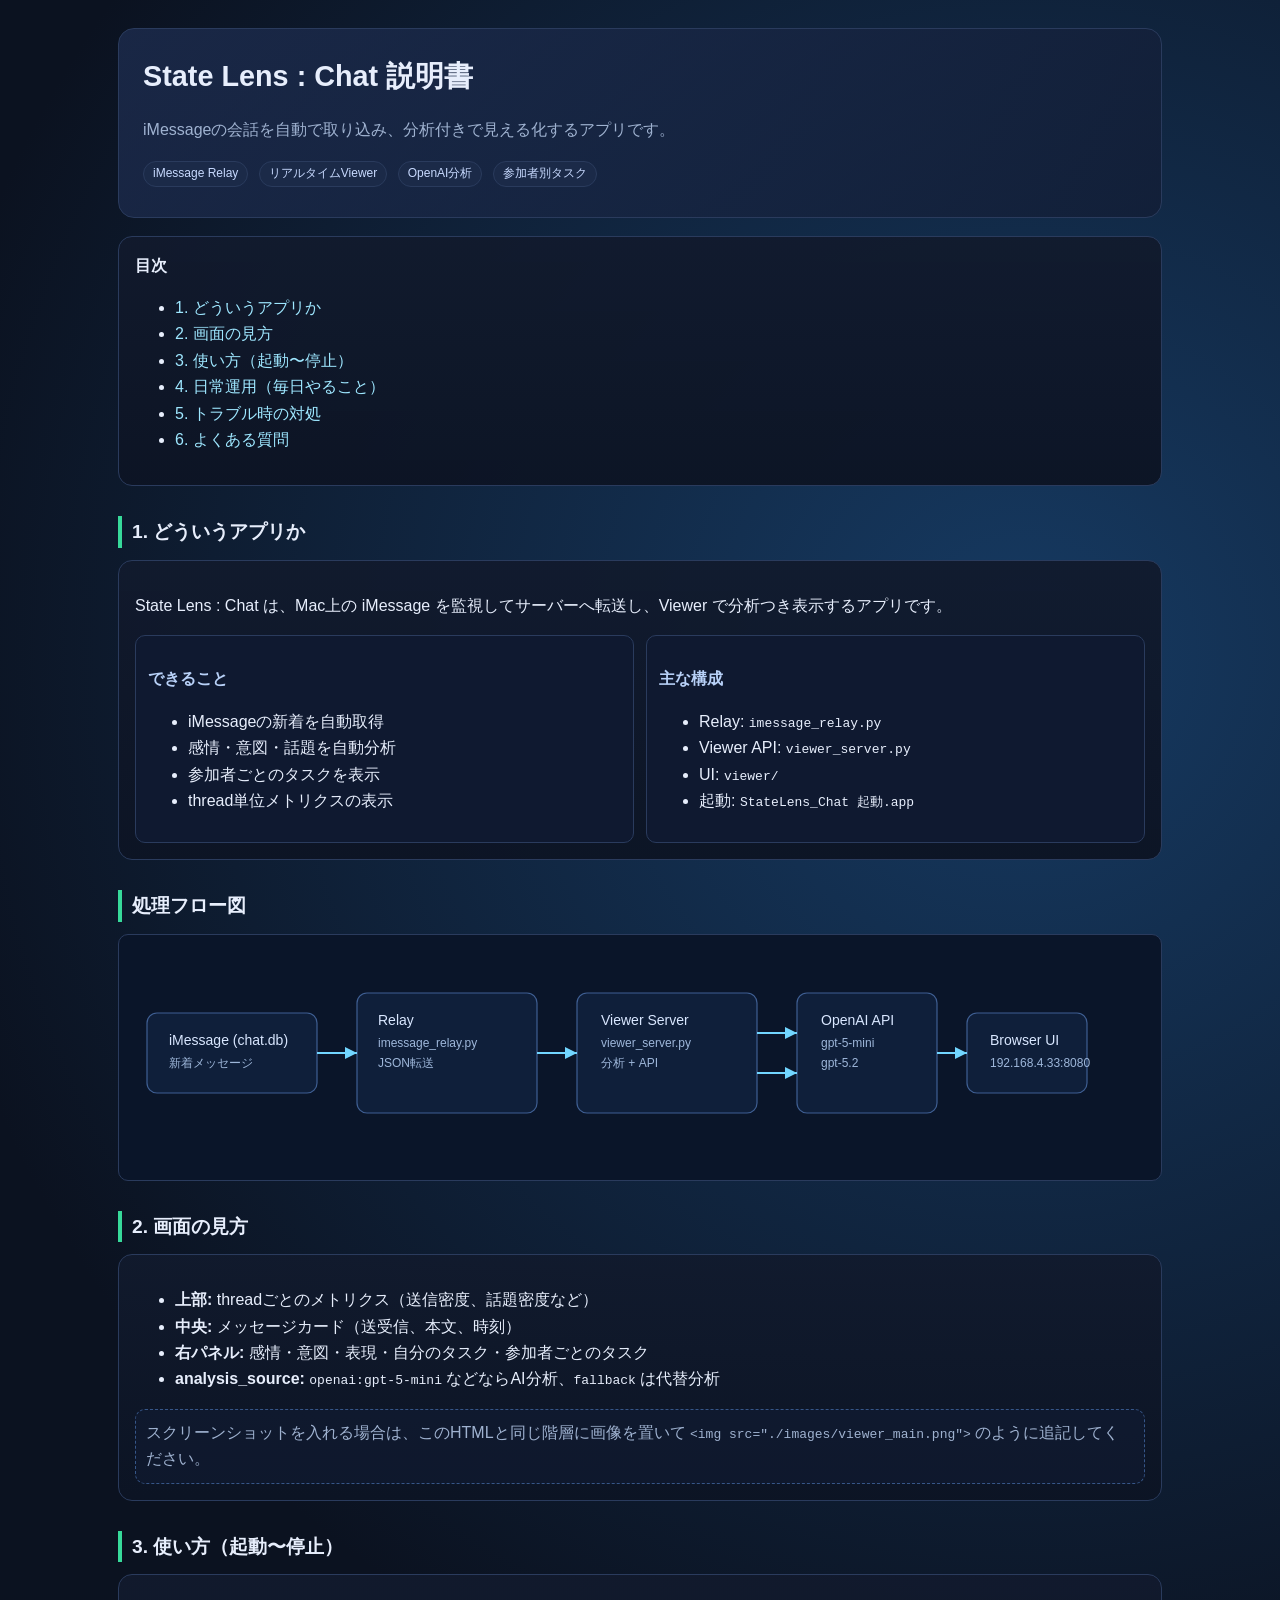
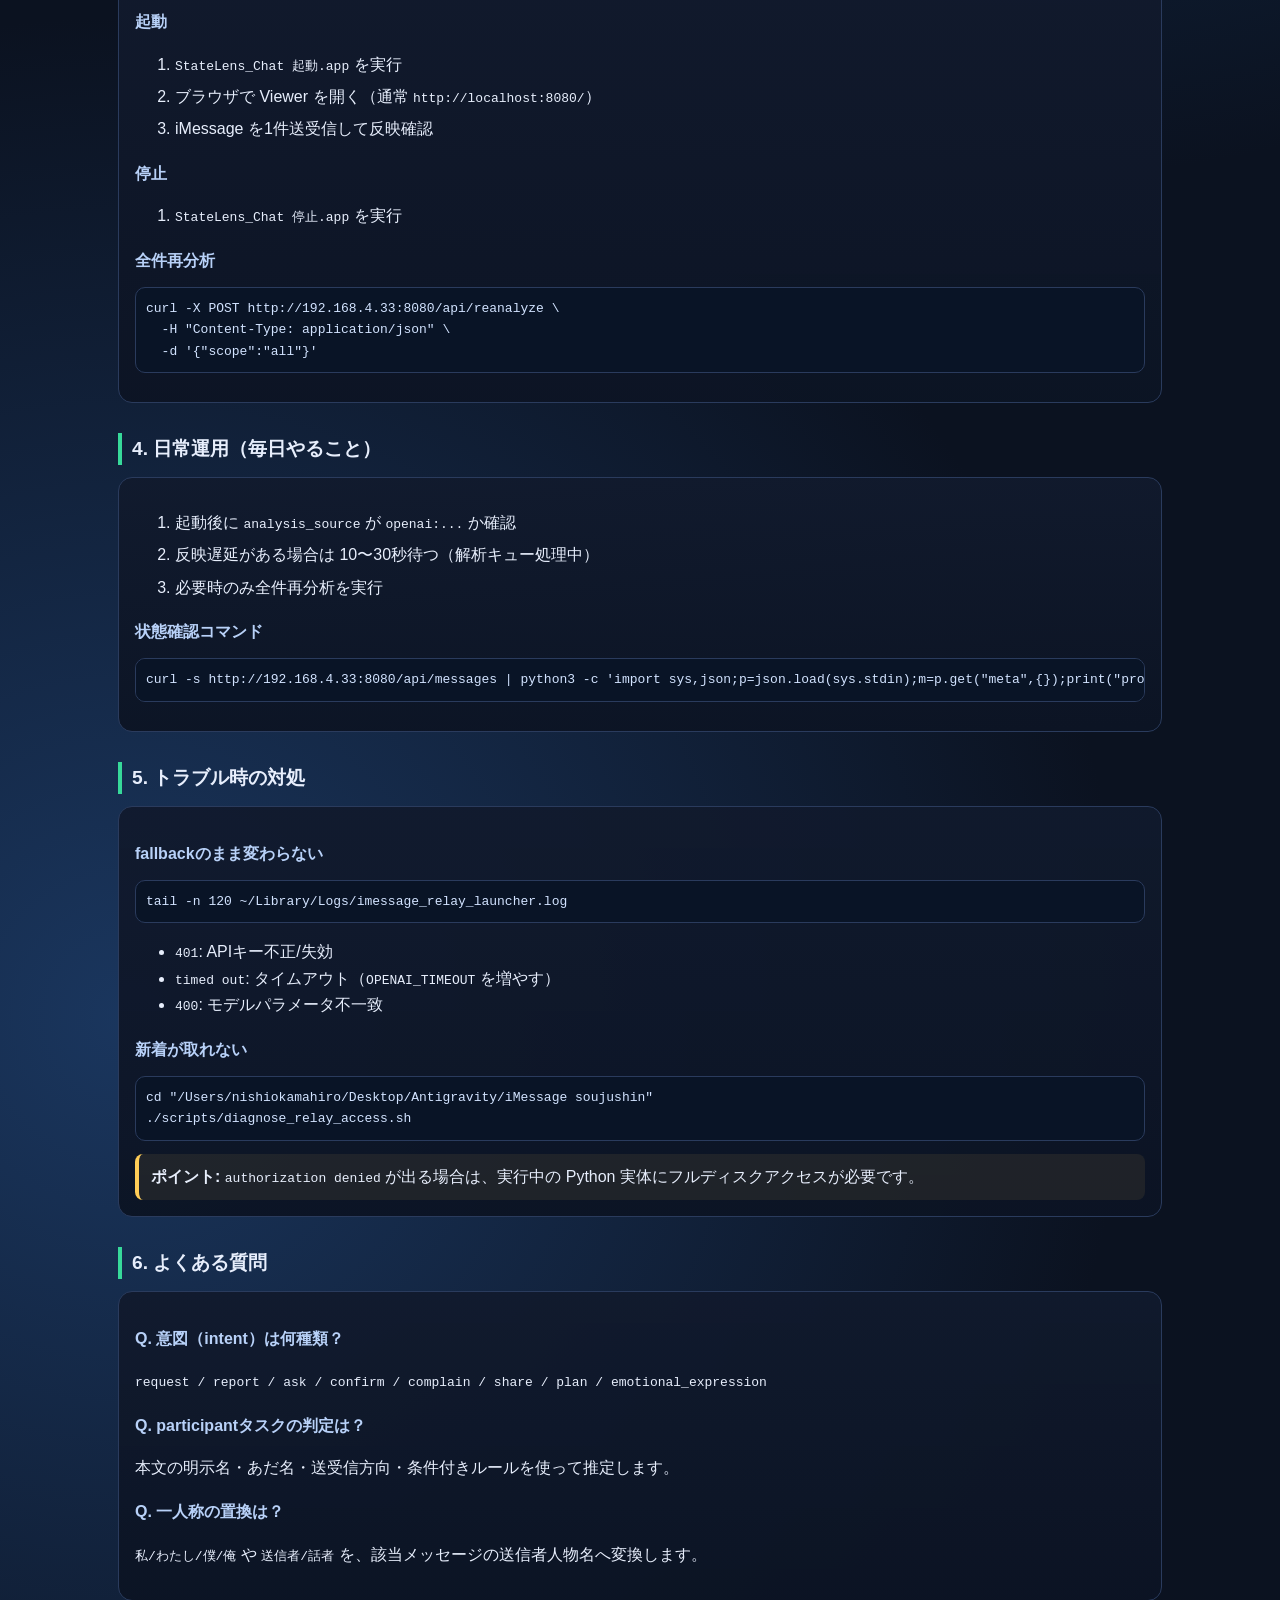
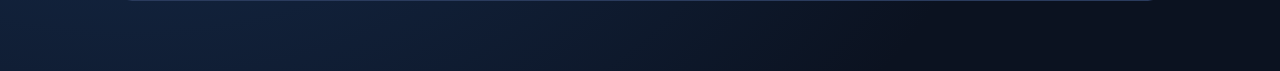
<file: docs/StateLens_Chat_Manual.html>
<!doctype html>
<html lang="ja">
<head>
  <meta charset="utf-8">
  <meta name="viewport" content="width=device-width, initial-scale=1">
  <title>State Lens : Chat 説明書</title>
  <style>
    :root {
      --bg: #0b1220;
      --panel: #111a2d;
      --panel2: #0f1930;
      --line: #2a3b5d;
      --text: #e7eefc;
      --muted: #9fb2d0;
      --acc: #37d99a;
      --warn: #ffcd57;
      --chip: #1b2a48;
    }
    * { box-sizing: border-box; }
    body {
      margin: 0;
      font-family: "Hiragino Sans", "Noto Sans JP", "Segoe UI", sans-serif;
      background: radial-gradient(circle at 80% 20%, #163a62 0, transparent 40%),
                  radial-gradient(circle at 10% 80%, #1a365e 0, transparent 35%),
                  var(--bg);
      color: var(--text);
      line-height: 1.65;
    }
    .wrap { max-width: 1080px; margin: 0 auto; padding: 28px 18px 70px; }
    .hero {
      border: 1px solid var(--line);
      background: linear-gradient(140deg, rgba(31,47,84,.7), rgba(18,29,53,.8));
      border-radius: 16px;
      padding: 24px;
      margin-bottom: 18px;
    }
    h1 { margin: 0 0 10px; font-size: 1.8rem; }
    h2 {
      margin: 30px 0 12px;
      border-left: 4px solid var(--acc);
      padding-left: 10px;
      font-size: 1.2rem;
    }
    h3 { margin: 18px 0 8px; font-size: 1rem; color: #b8d1f8; }
    p, li { color: var(--text); }
    .muted { color: var(--muted); }
    .panel {
      border: 1px solid var(--line);
      border-radius: 14px;
      background: linear-gradient(180deg, rgba(17,26,45,.94), rgba(12,20,36,.96));
      padding: 16px;
      margin-top: 10px;
    }
    .grid {
      display: grid;
      grid-template-columns: repeat(auto-fit, minmax(250px, 1fr));
      gap: 12px;
    }
    .card {
      border: 1px solid var(--line);
      background: var(--panel2);
      border-radius: 10px;
      padding: 12px;
    }
    .chip {
      display: inline-block;
      padding: 2px 9px;
      border-radius: 999px;
      background: var(--chip);
      border: 1px solid var(--line);
      color: #c8daff;
      font-size: 12px;
      margin-right: 6px;
      margin-bottom: 6px;
    }
    code, pre {
      font-family: ui-monospace, SFMono-Regular, Menlo, Consolas, monospace;
      font-size: 13px;
    }
    pre {
      background: #091426;
      border: 1px solid var(--line);
      border-radius: 10px;
      padding: 10px;
      overflow: auto;
      color: #d2e3ff;
    }
    .warn {
      border-left: 4px solid var(--warn);
      background: rgba(255, 205, 87, 0.08);
      padding: 10px 12px;
      border-radius: 8px;
      margin-top: 10px;
    }
    .steps li { margin-bottom: 6px; }
    .imgbox {
      border: 1px dashed #365688;
      border-radius: 10px;
      padding: 10px;
      color: var(--muted);
      background: rgba(18,30,56,.45);
      margin-top: 8px;
    }
    .toc a { color: #9ee7ff; text-decoration: none; }
    .toc a:hover { text-decoration: underline; }
    .svg-wrap { overflow-x: auto; border: 1px solid var(--line); border-radius: 10px; background: #0a1529; padding: 8px; }
  </style>
</head>
<body>
  <div class="wrap">
    <section class="hero">
      <h1>State Lens : Chat 説明書</h1>
      <p class="muted">iMessageの会話を自動で取り込み、分析付きで見える化するアプリです。</p>
      <div>
        <span class="chip">iMessage Relay</span>
        <span class="chip">リアルタイムViewer</span>
        <span class="chip">OpenAI分析</span>
        <span class="chip">参加者別タスク</span>
      </div>
    </section>

    <section class="panel toc">
      <strong>目次</strong>
      <ul>
        <li><a href="#what">1. どういうアプリか</a></li>
        <li><a href="#screen">2. 画面の見方</a></li>
        <li><a href="#howto">3. 使い方（起動〜停止）</a></li>
        <li><a href="#daily">4. 日常運用（毎日やること）</a></li>
        <li><a href="#trouble">5. トラブル時の対処</a></li>
        <li><a href="#faq">6. よくある質問</a></li>
      </ul>
    </section>

    <h2 id="what">1. どういうアプリか</h2>
    <div class="panel">
      <p>State Lens : Chat は、Mac上の iMessage を監視してサーバーへ転送し、Viewer で分析つき表示するアプリです。</p>
      <div class="grid">
        <div class="card">
          <h3>できること</h3>
          <ul>
            <li>iMessageの新着を自動取得</li>
            <li>感情・意図・話題を自動分析</li>
            <li>参加者ごとのタスクを表示</li>
            <li>thread単位メトリクスの表示</li>
          </ul>
        </div>
        <div class="card">
          <h3>主な構成</h3>
          <ul>
            <li>Relay: <code>imessage_relay.py</code></li>
            <li>Viewer API: <code>viewer_server.py</code></li>
            <li>UI: <code>viewer/</code></li>
            <li>起動: <code>StateLens_Chat 起動.app</code></li>
          </ul>
        </div>
      </div>
    </div>

    <h2>処理フロー図</h2>
    <div class="svg-wrap">
      <svg width="980" height="220" viewBox="0 0 980 220" xmlns="http://www.w3.org/2000/svg" role="img" aria-label="処理フロー図">
        <defs>
          <style>
            .b{fill:#0f1f3a;stroke:#3f5f93;stroke-width:1.2}
            .t{fill:#d9e7ff;font:14px sans-serif}
            .s{fill:#9eb7da;font:12px sans-serif}
            .a{stroke:#71d5ff;stroke-width:2;marker-end:url(#m)}
          </style>
          <marker id="m" markerWidth="8" markerHeight="8" refX="6" refY="3" orient="auto">
            <path d="M0,0 L6,3 L0,6 Z" fill="#71d5ff"/>
          </marker>
        </defs>
        <rect class="b" x="20" y="70" width="170" height="80" rx="10"/>
        <text class="t" x="42" y="102">iMessage (chat.db)</text>
        <text class="s" x="42" y="124">新着メッセージ</text>

        <rect class="b" x="230" y="50" width="180" height="120" rx="10"/>
        <text class="t" x="251" y="82">Relay</text>
        <text class="s" x="251" y="104">imessage_relay.py</text>
        <text class="s" x="251" y="124">JSON転送</text>

        <rect class="b" x="450" y="50" width="180" height="120" rx="10"/>
        <text class="t" x="474" y="82">Viewer Server</text>
        <text class="s" x="474" y="104">viewer_server.py</text>
        <text class="s" x="474" y="124">分析 + API</text>

        <rect class="b" x="670" y="50" width="140" height="120" rx="10"/>
        <text class="t" x="694" y="82">OpenAI API</text>
        <text class="s" x="694" y="104">gpt-5-mini</text>
        <text class="s" x="694" y="124">gpt-5.2</text>

        <rect class="b" x="840" y="70" width="120" height="80" rx="10"/>
        <text class="t" x="863" y="102">Browser UI</text>
        <text class="s" x="863" y="124">192.168.4.33:8080</text>

        <line class="a" x1="190" y1="110" x2="230" y2="110"/>
        <line class="a" x1="410" y1="110" x2="450" y2="110"/>
        <line class="a" x1="630" y1="90" x2="670" y2="90"/>
        <line class="a" x1="630" y1="130" x2="670" y2="130"/>
        <line class="a" x1="810" y1="110" x2="840" y2="110"/>
      </svg>
    </div>

    <h2 id="screen">2. 画面の見方</h2>
    <div class="panel">
      <ul>
        <li><strong>上部:</strong> threadごとのメトリクス（送信密度、話題密度など）</li>
        <li><strong>中央:</strong> メッセージカード（送受信、本文、時刻）</li>
        <li><strong>右パネル:</strong> 感情・意図・表現・自分のタスク・参加者ごとのタスク</li>
        <li><strong>analysis_source:</strong> <code>openai:gpt-5-mini</code> などならAI分析、<code>fallback</code> は代替分析</li>
      </ul>
      <div class="imgbox">
        スクリーンショットを入れる場合は、このHTMLと同じ階層に画像を置いて
        <code>&lt;img src="./images/viewer_main.png"&gt;</code> のように追記してください。
      </div>
    </div>

    <h2 id="howto">3. 使い方（起動〜停止）</h2>
    <div class="panel">
      <h3>起動</h3>
      <ol class="steps">
        <li><code>StateLens_Chat 起動.app</code> を実行</li>
        <li>ブラウザで Viewer を開く（通常 <code>http://localhost:8080/</code>）</li>
        <li>iMessage を1件送受信して反映確認</li>
      </ol>

      <h3>停止</h3>
      <ol class="steps">
        <li><code>StateLens_Chat 停止.app</code> を実行</li>
      </ol>

      <h3>全件再分析</h3>
      <pre>curl -X POST http://192.168.4.33:8080/api/reanalyze \
  -H "Content-Type: application/json" \
  -d '{"scope":"all"}'</pre>
    </div>

    <h2 id="daily">4. 日常運用（毎日やること）</h2>
    <div class="panel">
      <ol class="steps">
        <li>起動後に <code>analysis_source</code> が <code>openai:...</code> か確認</li>
        <li>反映遅延がある場合は 10〜30秒待つ（解析キュー処理中）</li>
        <li>必要時のみ全件再分析を実行</li>
      </ol>
      <h3>状態確認コマンド</h3>
      <pre>curl -s http://192.168.4.33:8080/api/messages | python3 -c 'import sys,json;p=json.load(sys.stdin);m=p.get("meta",{});print("provider=",m.get("analysis_provider"),"openai=",m.get("openai_enabled"),"pending=",m.get("pending_count"))'</pre>
    </div>

    <h2 id="trouble">5. トラブル時の対処</h2>
    <div class="panel">
      <h3>fallbackのまま変わらない</h3>
      <pre>tail -n 120 ~/Library/Logs/imessage_relay_launcher.log</pre>
      <ul>
        <li><code>401</code>: APIキー不正/失効</li>
        <li><code>timed out</code>: タイムアウト（<code>OPENAI_TIMEOUT</code> を増やす）</li>
        <li><code>400</code>: モデルパラメータ不一致</li>
      </ul>

      <h3>新着が取れない</h3>
      <pre>cd "/Users/nishiokamahiro/Desktop/Antigravity/iMessage soujushin"
./scripts/diagnose_relay_access.sh</pre>
      <div class="warn">
        <strong>ポイント:</strong> <code>authorization denied</code> が出る場合は、実行中の Python 実体にフルディスクアクセスが必要です。
      </div>
    </div>

    <h2 id="faq">6. よくある質問</h2>
    <div class="panel">
      <h3>Q. 意図（intent）は何種類？</h3>
      <p><code>request / report / ask / confirm / complain / share / plan / emotional_expression</code></p>

      <h3>Q. participantタスクの判定は？</h3>
      <p>本文の明示名・あだ名・送受信方向・条件付きルールを使って推定します。</p>

      <h3>Q. 一人称の置換は？</h3>
      <p><code>私/わたし/僕/俺</code> や <code>送信者/話者</code> を、該当メッセージの送信者人物名へ変換します。</p>
    </div>
  </div>
</body>
</html>
</file>
